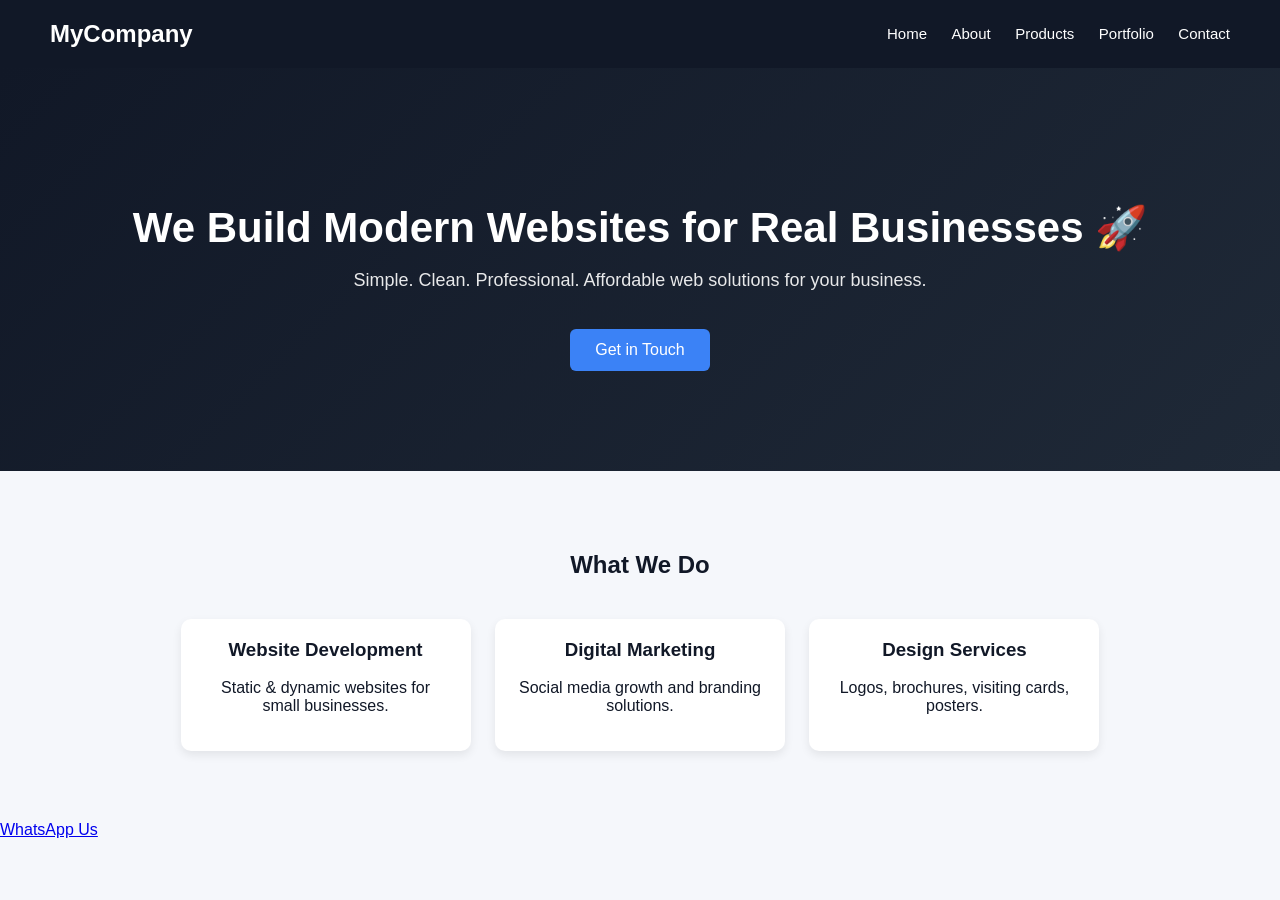
<file: index.html>
<!doctype html>
<html lang="en">
  <head>
    <meta charset="UTF-8" />
    <meta name="viewport" content="width=device-width, initial-scale=1.0" />
    <title>Company Portfolio</title>
    <link rel="stylesheet" href="style.css" />
  </head>

  <body>
    <!-- NAVBAR -->
    <header class="navbar">
      <h2 class="logo">MyCompany</h2>

      <nav>
        <a href="index.html">Home</a>
        <a href="about.html">About</a>
        <a href="products.html">Products</a>
        <a href="portfolio.html">Portfolio</a>
        <a href="contact.html">Contact</a>
      </nav>
    </header>

    <!-- HERO SECTION -->
    <section class="hero">
      <h1>We Build Modern Websites for Real Businesses 🚀</h1>
      <p>
        Simple. Clean. Professional. Affordable web solutions for your business.
      </p>
      <a class="btn" href="contact.html">Get in Touch</a>
    </section>

    <!-- SERVICES -->
    <section class="services">
      <h2>What We Do</h2>

      <div class="card">
        <h3>Website Development</h3>
        <p>Static & dynamic websites for small businesses.</p>
      </div>

      <div class="card">
        <h3>Digital Marketing</h3>
        <p>Social media growth and branding solutions.</p>
      </div>

      <div class="card">
        <h3>Design Services</h3>
        <p>Logos, brochures, visiting cards, posters.</p>
      </div>
    </section>
    <section>
      <a class="whatsapp" href="https://wa.me/919876543210" target="_blank">
        WhatsApp Us
      </a>
    </section>
  </body>
</html>
</file>
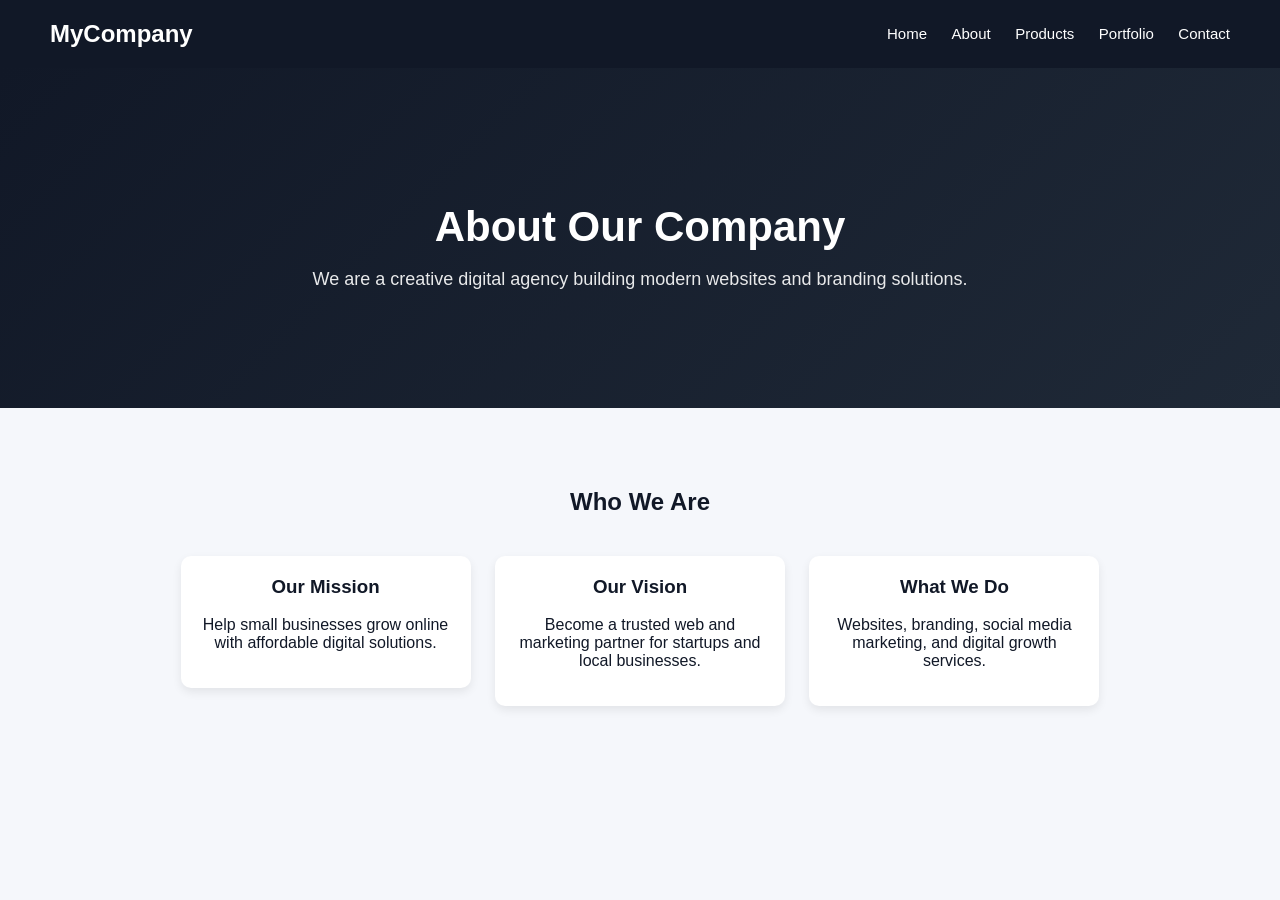
<file: about.html>
<!doctype html>
<html lang="en">
  <head>
    <meta charset="UTF-8" />
    <meta name="viewport" content="width=device-width, initial-scale=1.0" />
    <title>About - Company Portfolio</title>
    <link rel="stylesheet" href="style.css" />
  </head>

  <body>
    <header class="navbar">
      <h2 class="logo">MyCompany</h2>

      <nav>
        <a href="index.html">Home</a>
        <a href="about.html">About</a>
        <a href="products.html">Products</a>
        <a href="portfolio.html">Portfolio</a>
        <a href="contact.html">Contact</a>
      </nav>
    </header>

    <section class="hero">
      <h1>About Our Company</h1>
      <p>
        We are a creative digital agency building modern websites and branding
        solutions.
      </p>
    </section>

    <section class="services">
      <h2>Who We Are</h2>

      <div class="card">
        <h3>Our Mission</h3>
        <p>
          Help small businesses grow online with affordable digital solutions.
        </p>
      </div>

      <div class="card">
        <h3>Our Vision</h3>
        <p>
          Become a trusted web and marketing partner for startups and local
          businesses.
        </p>
      </div>

      <div class="card">
        <h3>What We Do</h3>
        <p>
          Websites, branding, social media marketing, and digital growth
          services.
        </p>
      </div>
    </section>
  </body>
</html>
</file>
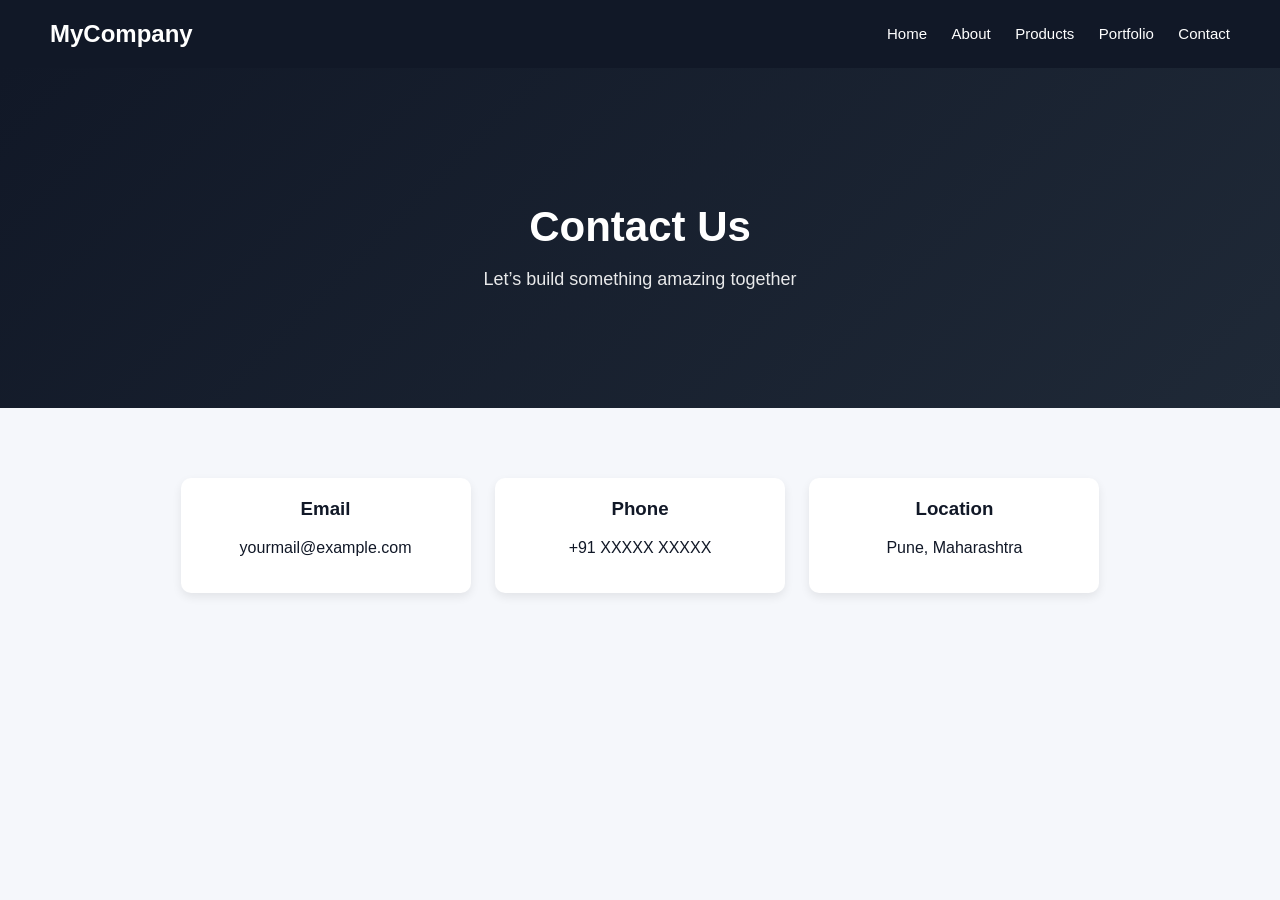
<file: contact.html>
<!doctype html>
<html lang="en">
  <head>
    <meta charset="UTF-8" />
    <meta name="viewport" content="width=device-width, initial-scale=1.0" />
    <title>Contact - Company</title>
    <link rel="stylesheet" href="style.css" />
  </head>

  <body>
    <header class="navbar">
      <h2 class="logo">MyCompany</h2>

      <nav>
        <a href="index.html">Home</a>
        <a href="about.html">About</a>
        <a href="products.html">Products</a>
        <a href="portfolio.html">Portfolio</a>
        <a href="contact.html">Contact</a>
      </nav>
    </header>

    <section class="hero">
      <h1>Contact Us</h1>
      <p>Let’s build something amazing together</p>
    </section>

    <section class="services">
      <div class="card">
        <h3>Email</h3>
        <p>yourmail@example.com</p>
      </div>

      <div class="card">
        <h3>Phone</h3>
        <p>+91 XXXXX XXXXX</p>
      </div>

      <div class="card">
        <h3>Location</h3>
        <p>Pune, Maharashtra</p>
      </div>
    </section>
  </body>
</html>
</file>
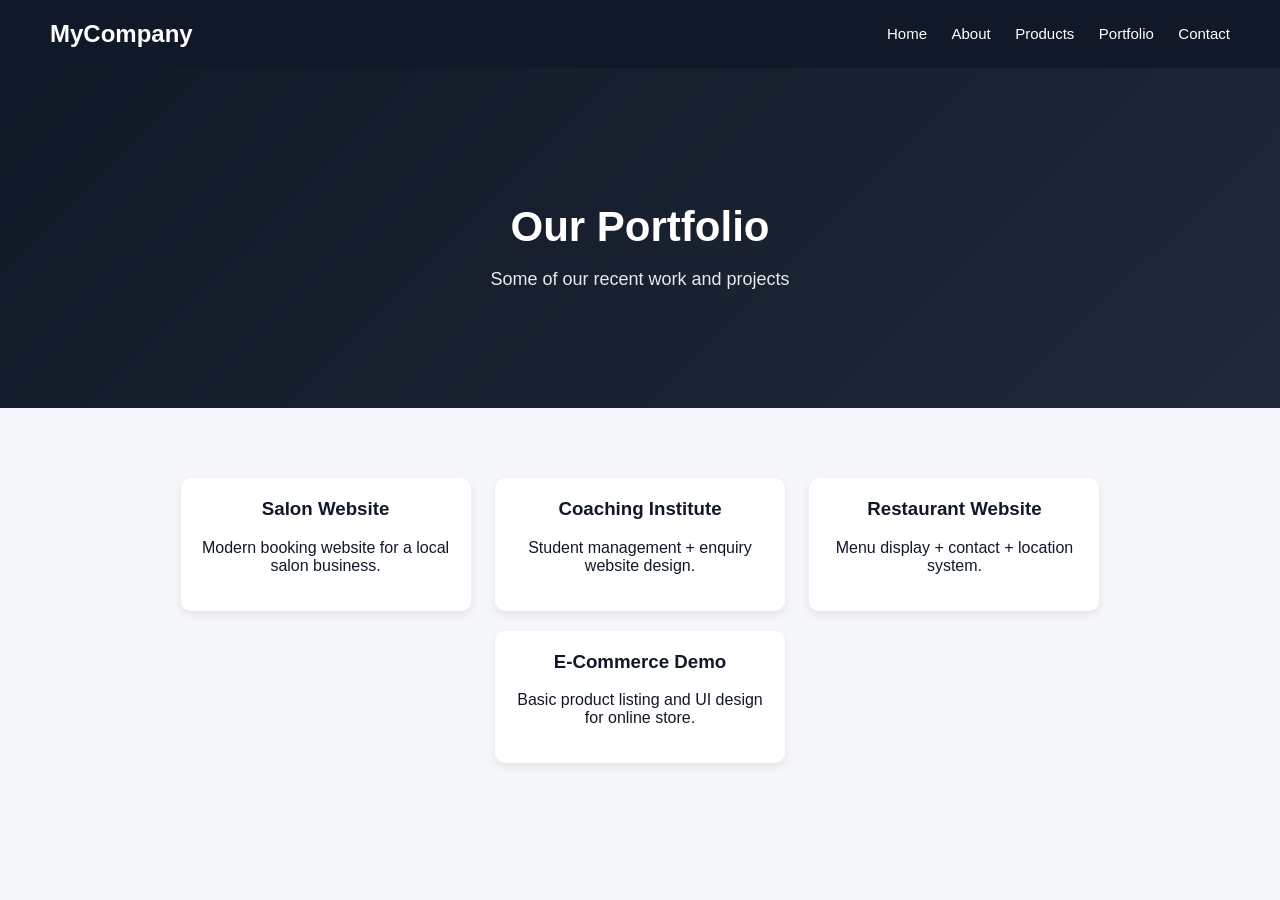
<file: portfolio.html>
<!doctype html>
<html lang="en">
  <head>
    <meta charset="UTF-8" />
    <meta name="viewport" content="width=device-width, initial-scale=1.0" />
    <title>Portfolio - Company</title>
    <link rel="stylesheet" href="style.css" />
  </head>

  <body>
    <header class="navbar">
      <h2 class="logo">MyCompany</h2>

      <nav>
        <a href="index.html">Home</a>
        <a href="about.html">About</a>
        <a href="products.html">Products</a>
        <a href="portfolio.html">Portfolio</a>
        <a href="contact.html">Contact</a>
      </nav>
    </header>

    <section class="hero">
      <h1>Our Portfolio</h1>
      <p>Some of our recent work and projects</p>
    </section>

    <section class="services">
      <div class="card">
        <h3>Salon Website</h3>
        <p>Modern booking website for a local salon business.</p>
      </div>

      <div class="card">
        <h3>Coaching Institute</h3>
        <p>Student management + enquiry website design.</p>
      </div>

      <div class="card">
        <h3>Restaurant Website</h3>
        <p>Menu display + contact + location system.</p>
      </div>

      <div class="card">
        <h3>E-Commerce Demo</h3>
        <p>Basic product listing and UI design for online store.</p>
      </div>
    </section>
  </body>
</html>
</file>
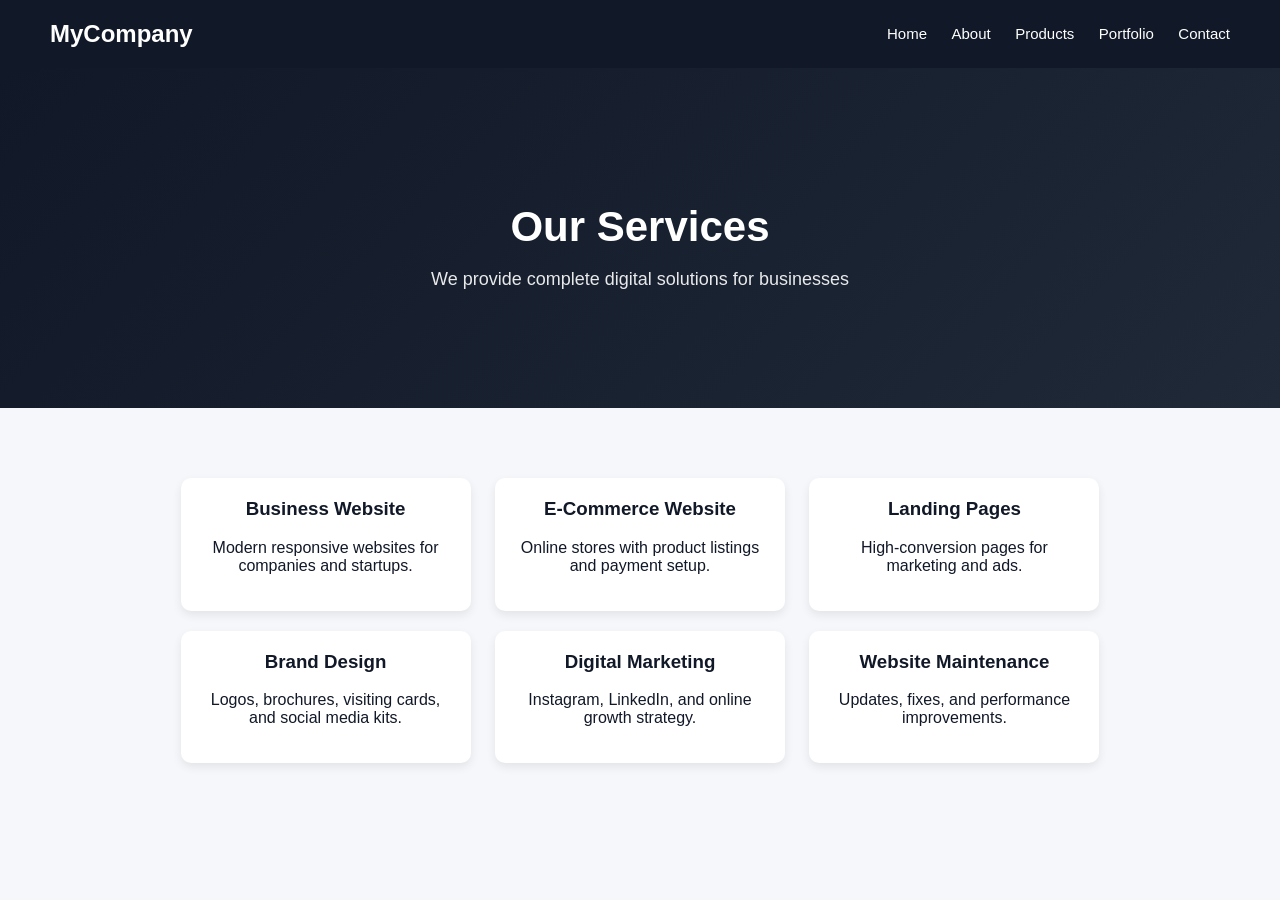
<file: products.html>
<!doctype html>
<html lang="en">
  <head>
    <meta charset="UTF-8" />
    <meta name="viewport" content="width=device-width, initial-scale=1.0" />
    <title>Products - Company Portfolio</title>
    <link rel="stylesheet" href="style.css" />
  </head>

  <body>
    <header class="navbar">
      <h2 class="logo">MyCompany</h2>

      <nav>
        <a href="index.html">Home</a>
        <a href="about.html">About</a>
        <a href="products.html">Products</a>
        <a href="portfolio.html">Portfolio</a>
        <a href="contact.html">Contact</a>
      </nav>
    </header>

    <section class="hero">
      <h1>Our Services</h1>
      <p>We provide complete digital solutions for businesses</p>
    </section>

    <section class="services">
      <div class="card">
        <h3>Business Website</h3>
        <p>Modern responsive websites for companies and startups.</p>
      </div>

      <div class="card">
        <h3>E-Commerce Website</h3>
        <p>Online stores with product listings and payment setup.</p>
      </div>

      <div class="card">
        <h3>Landing Pages</h3>
        <p>High-conversion pages for marketing and ads.</p>
      </div>

      <div class="card">
        <h3>Brand Design</h3>
        <p>Logos, brochures, visiting cards, and social media kits.</p>
      </div>

      <div class="card">
        <h3>Digital Marketing</h3>
        <p>Instagram, LinkedIn, and online growth strategy.</p>
      </div>

      <div class="card">
        <h3>Website Maintenance</h3>
        <p>Updates, fixes, and performance improvements.</p>
      </div>
    </section>
  </body>
</html>
</file>
<file: style.css>
/* RESET */
body{
  margin:0;
  font-family: Arial, sans-serif;
  background:#f5f7fb;
  color:#111827;
}

/* NAVBAR */
.navbar{
  display:flex;
  justify-content:space-between;
  align-items:center;
  padding:20px 50px;
  background:#111827;
  color:white;
}

.navbar .logo{
  margin:0;
}

.navbar nav a{
  color:white;
  text-decoration:none;
  margin-left:20px;
  font-size:15px;
}

.navbar nav a:hover{
  color:#60a5fa;
}

/* HERO */
.hero{
  text-align:center;
  padding:100px 20px;
  background:linear-gradient(135deg, #111827, #1f2937);
  color:white;
}

.hero h1{
  font-size:42px;
  margin-bottom:10px;
}

.hero p{
  font-size:18px;
  opacity:0.9;
}

.btn{
  display:inline-block;
  margin-top:20px;
  padding:12px 25px;
  background:#3b82f6;
  color:white;
  text-decoration:none;
  border-radius:6px;
}

.btn:hover{
  background:#2563eb;
}

/* SERVICES */
.services{
  padding:60px 20px;
  text-align:center;
}

.services h2{
  margin-bottom:30px;
}

.card{
  display:inline-block;
  width:250px;
  background:white;
  margin:10px;
  padding:20px;
  border-radius:10px;
  box-shadow:0 4px 10px rgba(0,0,0,0.08);
  vertical-align:top;
}

.card h3{
  margin-top:0;
}
</file>
